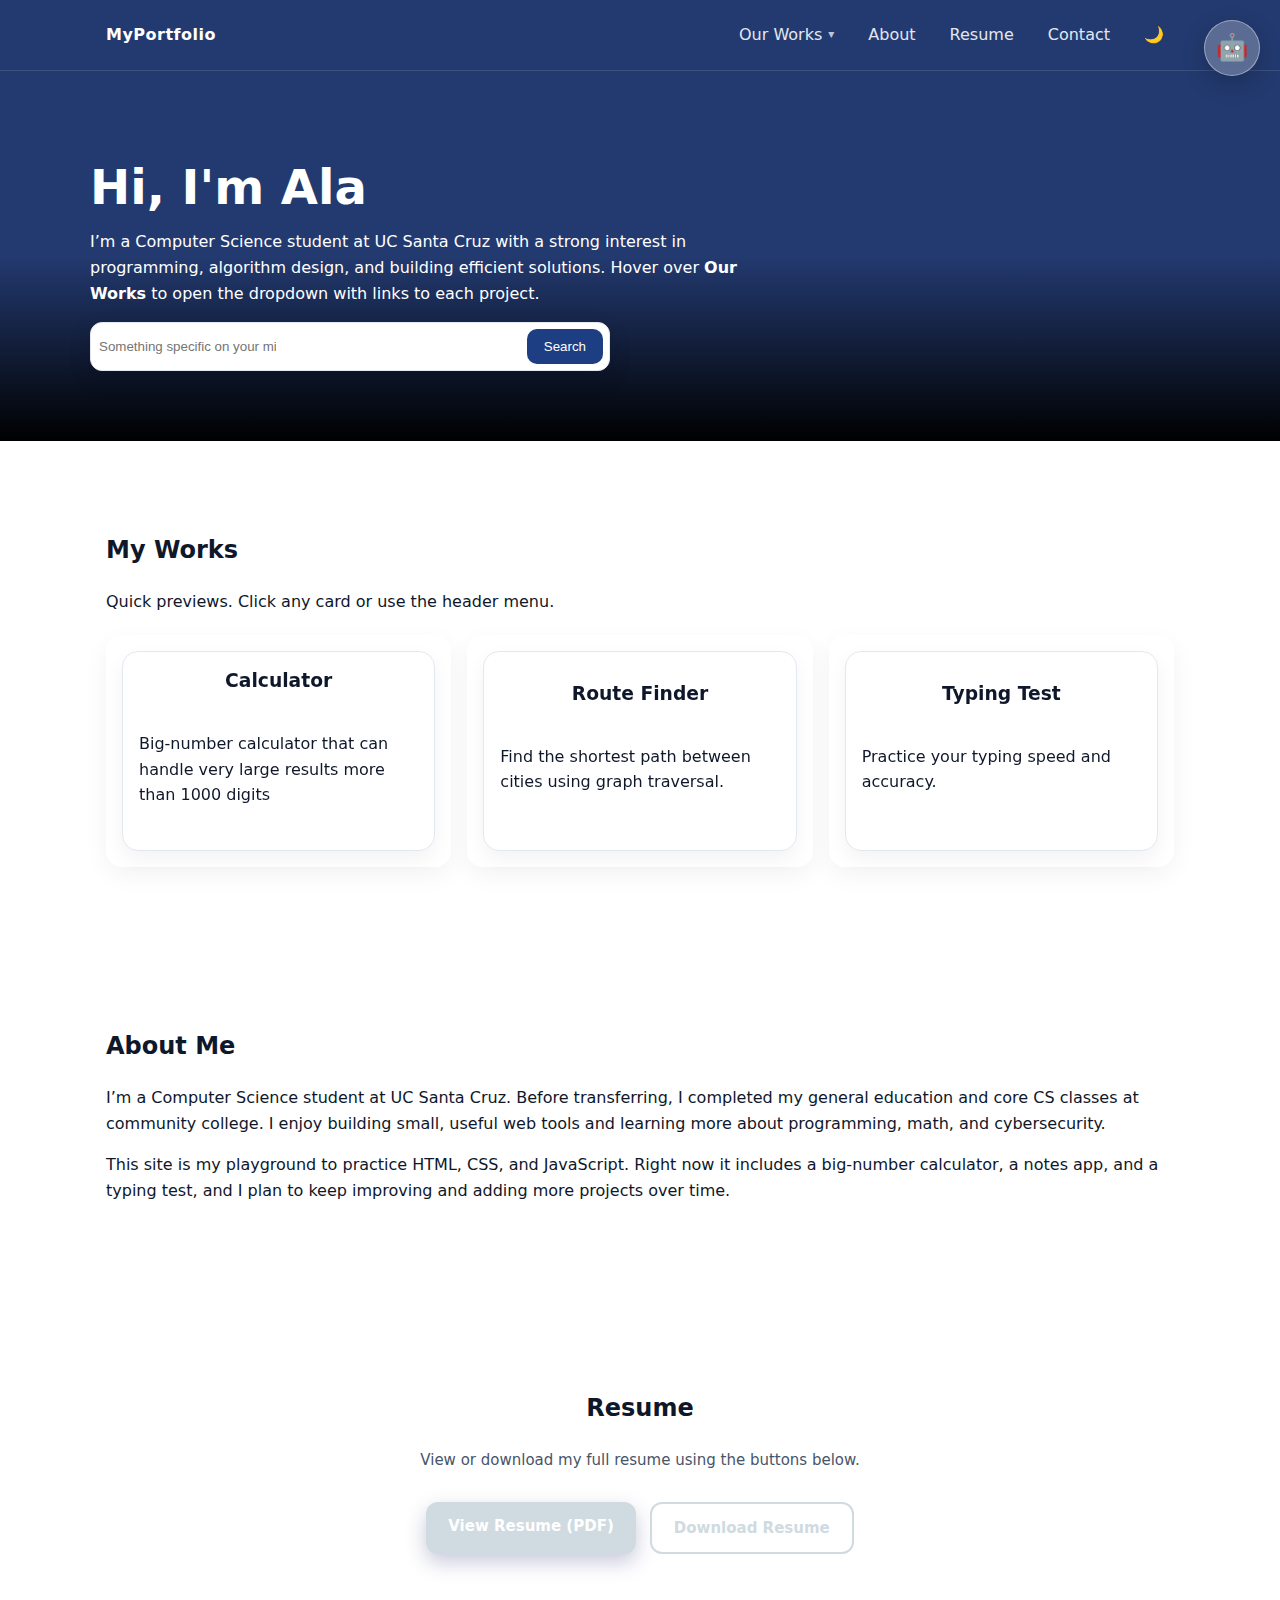
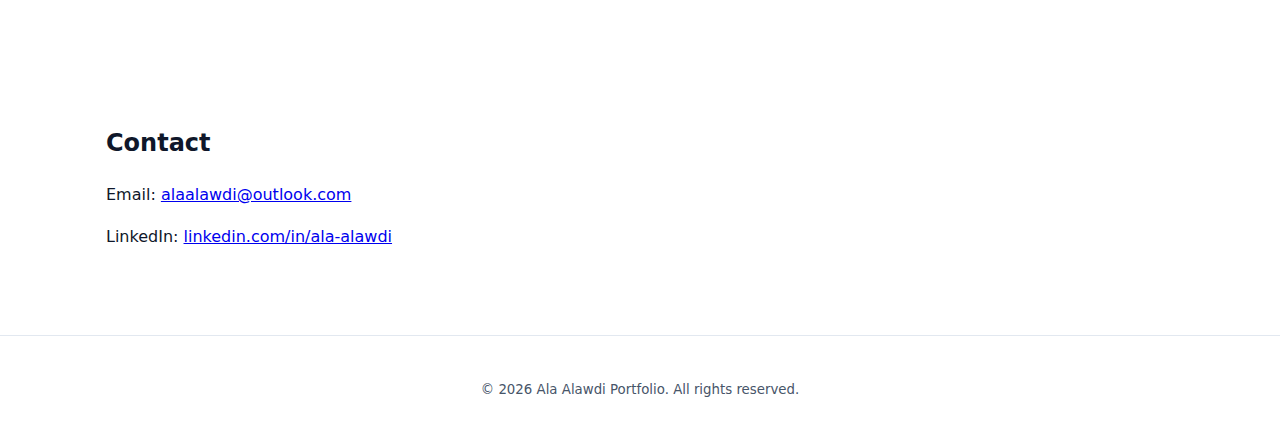
<file: index.html>
<!DOCTYPE html>
<html lang="en">
<head>
  <meta charset="UTF-8" />
  <meta name="viewport" content="width=device-width, initial-scale=1" />
  <title>Home — Simple Starter</title>
  <link rel="stylesheet" href="styles.css" />

</head>
<body>

<div class="night-sky">
  <span class="shooting-star"></span>
  <span class="shooting-star"></span>
  <span class="shooting-star"></span>
  <span class="shooting-star"></span>
  <span class="shooting-star"></span>
  <span class="shooting-star"></span>
  <span class="shooting-star"></span>

</div>

  <!-- —— Header —— -->
  <header>
    <div class="wrap">
      <div class="brand">MyPortfolio</div>
      <nav>
        <div class="dropdown" id="worksDropdown">
          <a href="our-works.html" aria-haspopup="true" aria-expanded="false">
            Our Works <span class="caret">▾</span>
          </a>
          <div class="dropdown-menu" role="menu" aria-label="Our Works">
            <a href="calc.html" role="menuitem">Calculator</a>
            <a href="route.html" role="menuitem">Route Finder</a>
            <a href="typing-test.html" role="menuitem">Typing Test</a>
          </div>
        </div>

        <a href="#about">About</a>
        <a href="#resume">Resume</a>
        <a href="#contact">Contact</a>

        <button id="themeToggle" class="theme-btn" aria-pressed="false" title="Toggle dark mode">🌙</button>
      </nav>
    </div>
  </header>

  <!-- —— Hero —— -->
  <section class="hero" id="top">
    <div class="inner">
      <h1>Hi, I'm Ala</h1>
      <p>
        I’m a Computer Science student at UC Santa Cruz with a strong interest in programming, algorithm design, and building efficient solutions.
        Hover over <strong>Our Works</strong> to open the dropdown with links to each project.
      </p>
      <form id="siteSearch" class="search" action="#our_works">
        <input type="text" class="se" placeholder="Something specific on your mind" aria-label="Search" />
        <button type="submit" aria-label="Submit search">Search</button>
      </form>
    </div>
  </section>

  <!-- —— Our Works preview —— -->
  <section id="our-works">
    <div class="section-inner">
      <h2>My Works</h2>
      <p>Quick previews. Click any card or use the header menu.</p>

      <div class="cards">

        <!-- Calculator -->
        <div class="card flip-card no-border-hover" id="calcCard">
          <div class="card-border" aria-hidden="true">
            <svg viewBox="0 0 100 100" preserveAspectRatio="none">
              <rect class="path" x="2" y="2" width="96" height="96" rx="14" ry="14" />
            </svg>
          </div>
          <div class="card-inner">
            <div class="card-front">
              <h3>Calculator</h3>
              <p>Big-number calculator that can handle very large results more than 1000 digits</p>
              <span class="hover-text">Click for more info</span>
            </div>
            <div class="card-back">
              <p>
                This calculator uses a custom BigNumber class to work with huge integers,
                including addition, multiplication, powers, and factorials.
              </p>
              <a href="calc.html" class="card-link">Go to Calculator</a>
            </div>
          </div>
        </div>

        <!-- Route Finder -->
        <div class="card flip-card" id="routeCard">
          <div class="card-inner">
            <div class="card-front">
              <h3>Route Finder</h3>
              <p>Find the shortest path between cities using graph traversal.</p>
              <span class="hover-text">Click for more info</span>
            </div>
        
            <div class="card-back">
              <p>
                Enter a departure city and a destination, and see the shortest route
                computed using a breadth-first search algorithm. 
              </p>
              <a href="route.html" class="card-link">Open Route Finder</a>
            </div>
          </div>
        
          <div class="card-border" aria-hidden="true">
            <svg viewBox="0 0 100 100" preserveAspectRatio="none">
              <rect class="path" x="2" y="2" width="96" height="96" rx="14" ry="14" />
            </svg>
          </div>
        </div>


        <!-- Notes -->
        <!-- <div class="card flip-card" id="notesCard">
          <div class="card-inner">
            <div class="card-front">
              <h3>Notes</h3>
              <p>Local notes in your browser. No account, no backend.</p>
              <span class="hover-text">Click for more info</span>
            </div>
            <div class="card-back">
              <p>
                Take quick notes directly in your browser. Everything is saved locally,
                so your notes stay on your device with no signup needed.
              </p>
              <a href="notes.html" class="card-link">Go to Notes</a>
            </div>
          </div>
          <div class="card-border" aria-hidden="true">
            <svg viewBox="0 0 100 100" preserveAspectRatio="none">
              <rect class="path" x="2" y="2" width="96" height="96" rx="14" ry="14" />
            </svg>
          </div>
        </div> -->

        <!-- Typing Test -->
        <div class="card flip-card" id="dictCard">
          <div class="card-inner">
            <div class="card-front">
              <h3>Typing Test</h3>
              <p>Practice your typing speed and accuracy.</p>
              <span class="hover-text">Click for more info</span>
            </div>
            <div class="card-back">
              <p>
                A simple typing test page where you can measure your speed,
                accuracy, and track your improvement over time.
              </p>
              <a href="typing-test.html" class="card-link">Go to Typing Test</a>
            </div>
          </div>
          <div class="card-border" aria-hidden="true">
            <svg viewBox="0 0 100 100" preserveAspectRatio="none">
              <rect class="path" x="2" y="2" width="96" height="96" rx="14" ry="14" />
            </svg>
          </div>
        </div>

      </div>
    </div>
  </section>

  <!-- —— About Me —— -->
  <section id="about">
    <div class="section-inner">
      <h2>About Me</h2>
      <p>
        I’m a Computer Science student at UC Santa Cruz. Before transferring,
        I completed my general education and core CS classes at community college.
        I enjoy building small, useful web tools and learning more about
        programming, math, and cybersecurity.
      </p>
      <p>
        This site is my playground to practice HTML, CSS, and JavaScript.
        Right now it includes a big-number calculator, a notes app, and a typing test,
        and I plan to keep improving and adding more projects over time.
      </p>
    </div>
  </section>



<section id="resume">
  <div class="section-inner resume-wrap">
    <h2>Resume</h2>
    <p class="resume-desc">
      View or download my full resume using the buttons below.
    </p>

    <div class="resume-buttons">
      <a href="Resume1.pdf" class="resume-btn" target="_blank" rel="noopener">
        View Resume (PDF)
      </a>

      <a href="Resume1.pdf" class="resume-btn outline" download>
        Download Resume
      </a>
    </div>
  </div>
</section>


  <!-- —— Contact —— -->
  <section id="contact">
    <div class="section-inner">
      <h2>Contact</h2>
      <p>
        Email:
        <a href="mailto:alaalawdi@outlook.com">alaalawdi@outlook.com</a>
      </p>
      <p>
        LinkedIn:
        <a href="https://www.linkedin.com/in/ala-alawdi/" target="_blank" rel="noopener">
          linkedin.com/in/ala-alawdi
        </a>
      
    </div>
  </section>

  <footer>
<small>© <span id="year"></span> Ala Alawdi Portfolio. All rights reserved.</small>
  </footer>

  <script src="main.js" defer></script>
   <link rel="stylesheet" href="assistant.css">
  <script src="assistant.js"></script>
</body>
</html>
</file>
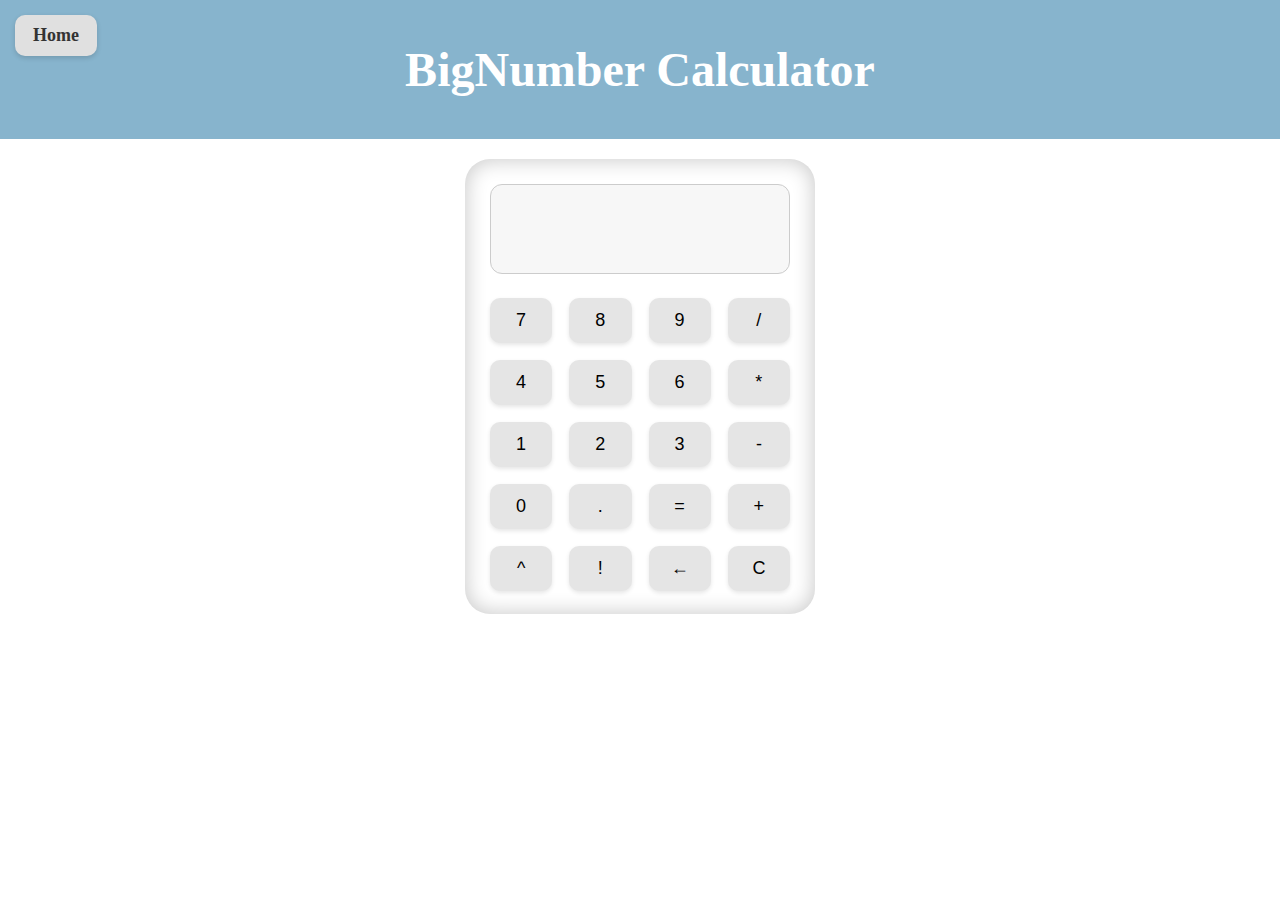
<file: calc.html>
<!DOCTYPE html>
<html lang="en">
<head>
    <meta charset="UTF-8">
    <meta name="viewport" content="width=device-width, initial-scale=1.0">
    <title>Calculator</title>
    <link rel="stylesheet" href="calc.css">
</head>
<body>
    <header>
        <div class="header-content">
            <h1>BigNumber Calculator</h1>
        </div> 
    </header>
    <a href="index.html" class="home-btn">Home</a>


    <div class="wrapper">
        <div class="calculator">

            <!-- Screen -->
            <textarea id="screen" class="screen" readonly></textarea>

            <!-- Buttons -->
            <div class="buttons">
                <button>7</button>
                <button>8</button>
                <button>9</button>
                <button>/</button>
                
                <button>4</button>
                <button>5</button>
                <button>6</button>
                <button>*</button>
                
                <button>1</button>
                <button>2</button>
                <button>3</button>
                <button>-</button>
                
                <button>0</button>
                <button>.</button>
                <button>=</button>
                <button>+</button>

                <button>^</button>
                <button>!</button>
                <button>←</button>
                <button>C</button>
            </div>
        </div>
    </div> 
    
    <script src="BigNumber.js"></script>
    <script src="calc.js"></script>
</body>
</html>
</file>
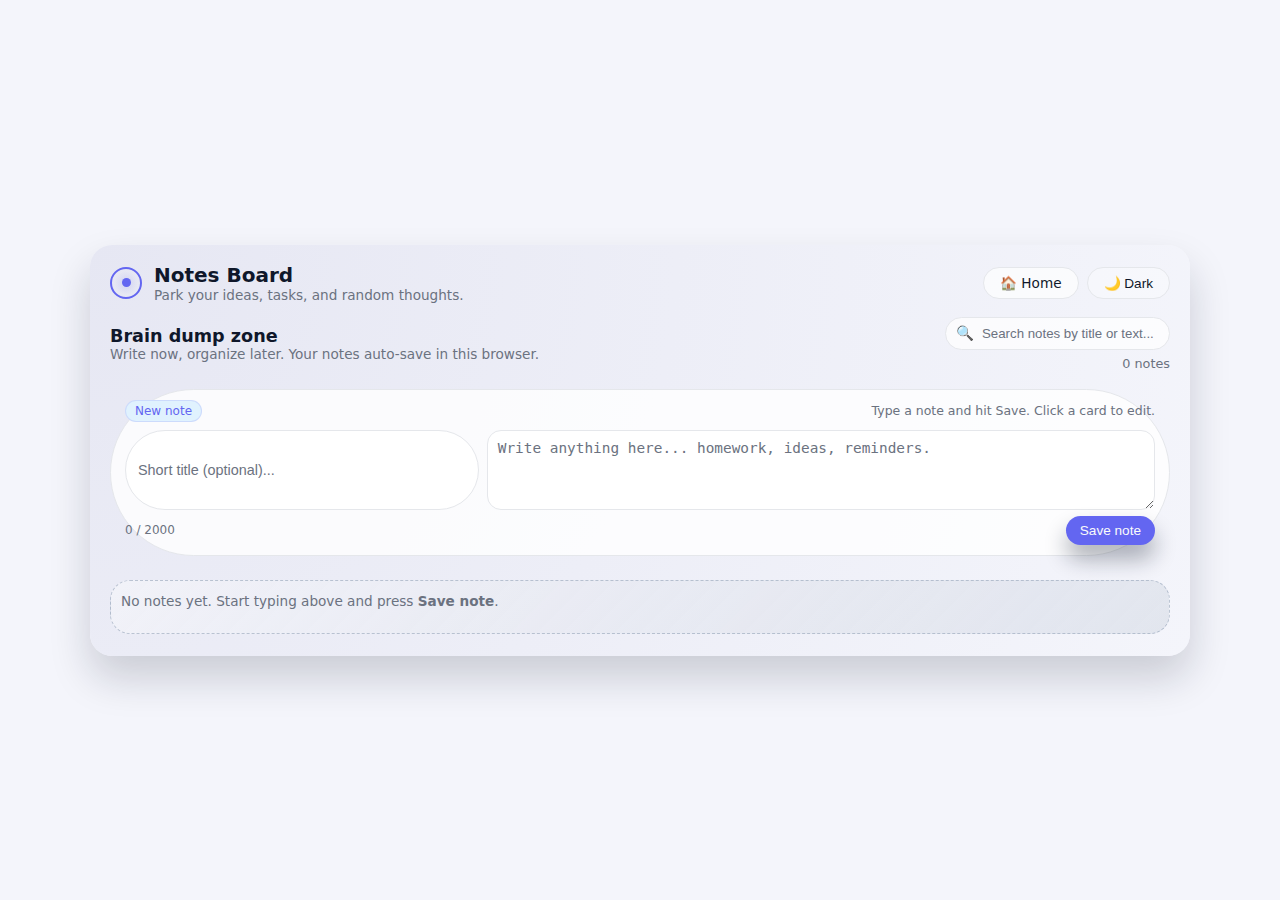
<file: notes.html>
<!DOCTYPE html>
<html lang="en">
<head>
  <meta charset="UTF-8" />
  <title>Notes Board</title>
  <meta name="viewport" content="width=device-width, initial-scale=1.0" />
  <link rel="stylesheet" href="notes.css" />
  <script src="notes.js" defer></script>
</head>
<body>
  <div class="shell">
    <!-- Top bar -->
    <header class="top-bar">
      <div class="brand">
        <div class="brand-orbit">
          <span class="brand-dot"></span>
        </div>
        <div>
          <h1 class="brand-title">Notes Board</h1>
          <p class="brand-subtitle">Park your ideas, tasks, and random thoughts.</p>
        </div>
      </div>

      <div class="top-actions">
        <!-- Home link back to main page (index.html) -->
        <a href="index.html" class="nav-btn">🏠 Home</a>

        <!-- Theme toggle -->
        <button id="theme-toggle" class="nav-btn secondary" type="button">
          🌙 Dark
        </button>
      </div>
    </header>

    <!-- Hero + search -->
    <section class="hero-row">
      <div class="hero-text">
        <h2>Brain dump zone</h2>
        <p>
          Write now, organize later. Your notes auto-save in this browser.
        </p>
      </div>

      <div class="hero-search">
        <label class="search-pill">
          <span class="search-icon">🔍</span>
          <input
            id="search-input"
            type="text"
            placeholder="Search notes by title or text..."
          />
        </label>
        <p class="notes-counter" id="notes-count">0 notes</p>
      </div>
    </section>

    <!-- Floating composer -->
    <section class="composer">
      <div class="composer-header">
        <span class="chip" id="composer-mode-label">New note</span>
        <span class="composer-hint" id="composer-hint">
          Type a note and hit Save. Click a card to edit.
        </span>
      </div>

      <form id="note-form" autocomplete="off">
        <div class="composer-fields">
          <input
            id="note-title"
            class="composer-title"
            type="text"
            placeholder="Short title (optional)..."
            maxlength="100"
          />

          <textarea
            id="note-body"
            class="composer-body"
            placeholder="Write anything here... homework, ideas, reminders."
            maxlength="2000"
          ></textarea>
        </div>

        <div class="composer-footer">
          <div class="char-indicator" id="char-counter">0 / 2000</div>

          <div class="composer-buttons">
            <button type="submit" class="btn primary" id="save-btn">
              Save note
            </button>
            <button
              type="button"
              class="btn ghost hidden"
              id="cancel-edit-btn"
            >
              Cancel edit
            </button>
          </div>
        </div>
      </form>
    </section>

    <!-- Board of notes -->
    <main class="board">
      <p class="empty-message" id="empty-state">
        No notes yet. Start typing above and press <strong>Save note</strong>.
      </p>

      <ul class="note-grid" id="notes-list">
        <!-- Note cards injected by JS -->
      </ul>
    </main>
  </div>
</body>
</html>
</file>
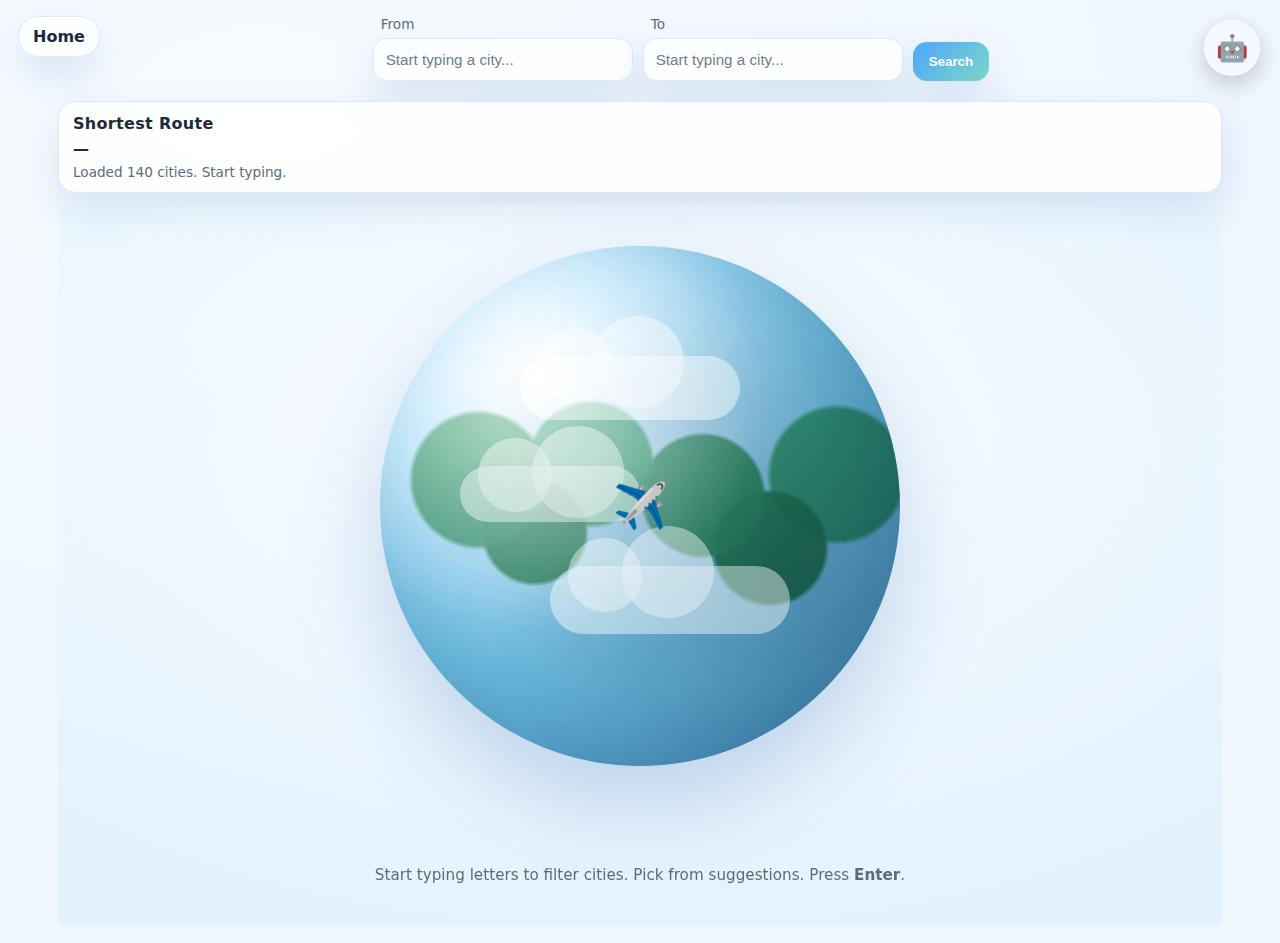
<file: route.html>
<!DOCTYPE html>
<html lang="en">
<head>
  <meta charset="UTF-8" />
  <title>Planet Route Finder</title>
  <meta name="viewport" content="width=device-width, initial-scale=1.0" />
  <link rel="stylesheet" href="route.css" />
  <script defer src="route.js"></script>
</head>

<body>
  <header class="topbar">
    <a href="index.html" class="homeBtn">Home</a>

    <div class="centerControls">
      <div class="controls">
        <div class="field">
          <label for="fromInput">From</label>
          <input id="fromInput" type="text" placeholder="Start typing a city..." autocomplete="off" />
          <div class="suggestions" id="fromSug"></div>
        </div>

        <div class="field">
          <label for="toInput">To</label>
          <input id="toInput" type="text" placeholder="Start typing a city..." autocomplete="off" />
          <div class="suggestions" id="toSug"></div>
        </div>

        <button class="enterBtn" id="enterBtn">Search</button>
      </div>
    </div>

    <div></div>
  </header>

  <main class="stage" id="stage">
    <div class="routeBanner">
      <div class="routeTitle">Shortest Route</div>
      <div class="routeText" id="routeText">—</div>
      <div class="routeSub" id="routeSub">Loading connections…</div>
    </div>

    <div class="sceneStack">
      <!-- PLANET -->
      <section class="planetScene" id="planetScene">
        <div class="planetWrap" id="planetWrap">
          <div class="planet">
            <div class="earthTexture"></div>
            <div class="earthShading"></div>

            <div class="cloud cloudA"></div>
            <div class="cloud cloudB"></div>
            <div class="cloud cloudC"></div>

            <div class="plane">✈️</div>
          </div>
        </div>

        <div class="hint">
          Start typing letters to filter cities. Pick from suggestions. Press <b>Enter</b>.
        </div>
      </section>

      <!-- MAP -->
      <section class="mapScene" id="mapScene">
        <div class="floatingMap">
          <div class="mapTop">
            <svg class="worldSvg" viewBox="0 0 1200 520" xmlns="http://www.w3.org/2000/svg"
                 xmlns:xlink="http://www.w3.org/1999/xlink">

              <defs>
                <linearGradient id="oceanGrad" x1="0" y1="0" x2="1" y2="1">
                  <stop offset="0" stop-color="rgba(120,210,255,0.26)"/>
                  <stop offset="0.6" stop-color="rgba(122,215,197,0.22)"/>
                  <stop offset="1" stop-color="rgba(78,168,255,0.18)"/>
                </linearGradient>
              </defs>

              <!-- background -->
              <rect x="0" y="0" width="1200" height="520" rx="32" ry="32" fill="url(#oceanGrad)"/>

              <!-- dashed route (ONLY between 2 cities) -->
              <path id="routeLineDynamic"
                    d=""
                    fill="none"
                    stroke="rgba(255,255,255,0.95)"
                    stroke-width="6"
                    stroke-linecap="round"
                    stroke-dasharray="12 14"
                    opacity="0" />

              <!-- plane on dashed line -->
              <g id="planeOnPath">
                <text x="0" y="0" font-size="44">✈️</text>
                <animateMotion dur="120s" repeatCount="indefinite" rotate="auto">
                  <mpath xlink:href="#routeLineDynamic"></mpath>
                </animateMotion>
              </g>
            </svg>

            <!-- City A -->
            <div class="city cityFrom" id="cityFrom">
              <div class="cityLabel" id="pinFromLabel">From</div>
              <div class="cityBase"></div>
              <div class="buildings">
                <div class="tree t1"></div>
                <div class="tree t2"></div>
                <div class="b b1"></div>
                <div class="b b2"></div>
                <div class="tower"></div>
                <div class="b b3"></div>
                <div class="b b4"></div>
              </div>
            </div>

            <!-- City B -->
            <div class="city cityTo" id="cityTo">
              <div class="cityLabel" id="pinToLabel">To</div>
              <div class="cityBase"></div>
              <div class="buildings">
                <div class="tree t1"></div>
                <div class="tree t2"></div>
                <div class="b b1"></div>
                <div class="b b2"></div>
                <div class="tower"></div>
                <div class="b b3"></div>
                <div class="b b4"></div>
              </div>
            </div>

          </div>

          <div class="mapShadow"></div>
        </div>
      </section>
    </div>
  </main>
  <link rel="stylesheet" href="assistant.css">
  <script src="assistant.js"></script>
</body>
</html>
</file>
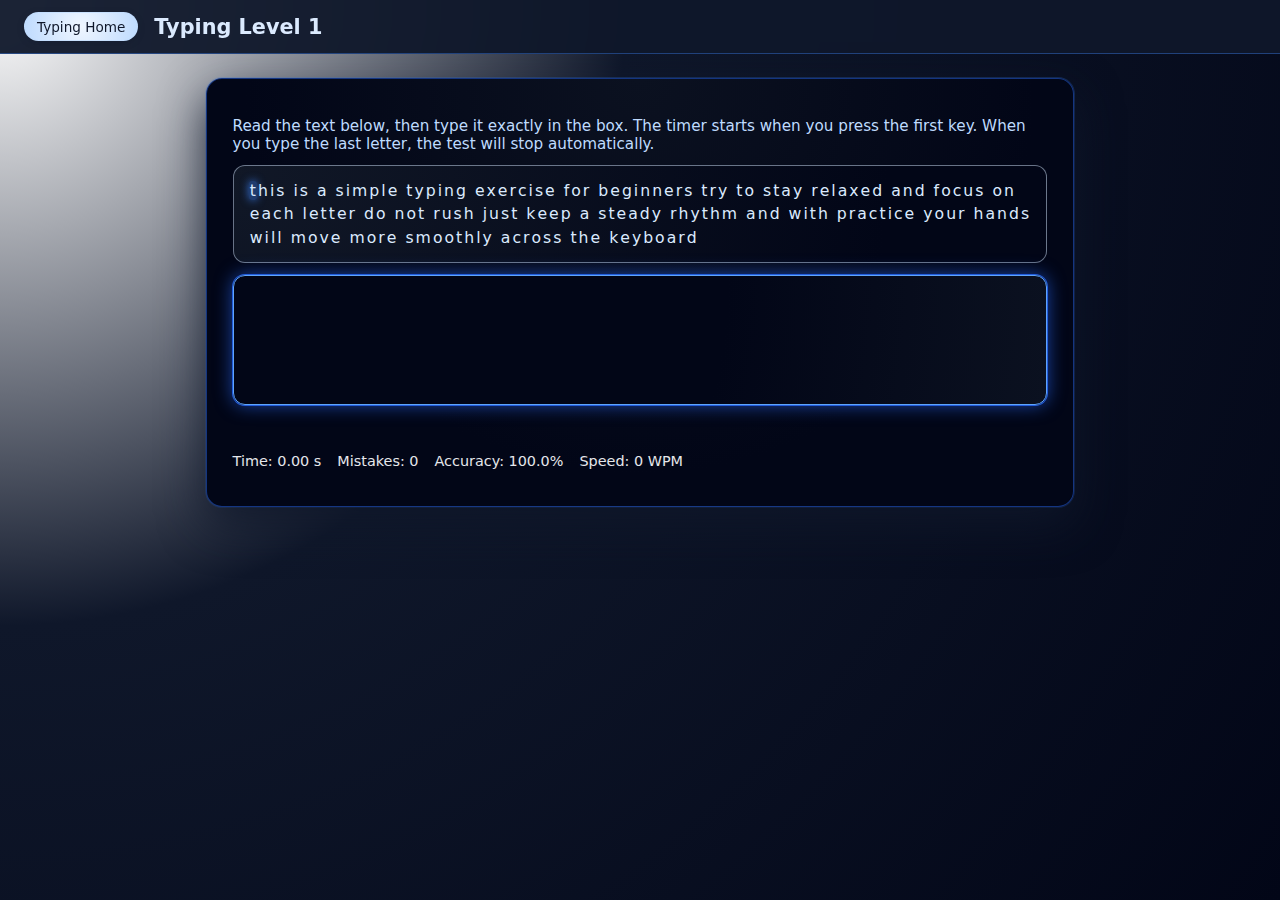
<file: typing-level.html>
<!DOCTYPE html>
<html lang="en">
<head>
  <meta charset="UTF-8">
  <title>Typing Level</title>
  <link rel="stylesheet" href="typing-test.css">
</head>
<body>
  <header class="top-bar">
    <a href="typing-test.html" class="home-btn">Typing Home</a>
    <h1 id="level-title">Typing Level</h1>
  </header>

  <main class="container level-layout">
    <section class="test-panel">
      <p class="instruction">
        Read the text below, then type it exactly in the box.
        The timer starts when you press the first key. When you type the last
        letter, the test will stop automatically.
      </p>

            <div class="target-box" id="target-text"></div>

      <!-- Custom typing box (we control every letter) -->
      <div
        id="typing-input"
        class="typing-box"
        contenteditable="true"
        spellcheck="false"
      ></div>

      <p id="feedback-message" class="feedback-message">&nbsp;</p>

      <div class="level-stats-inline">
        <p>Time: <span id="time-seconds">0.00</span> s</p>
        <p>Mistakes: <span id="mistakes-count">0</span></p>
        <p>Accuracy: <span id="accuracy">0%</span></p>
        <p>Speed: <span id="wpm">0</span> WPM</p>
      </div>

    </section>
  </main>

  <!-- Result overlay -->
  <div id="result-overlay" class="overlay hidden">
    <div class="result-modal">
      <h2 id="result-title">Level Finished!</h2>
      <p id="result-details"></p>

      <div class="modal-buttons">
        <a href="typing-test.html" class="btn-link">Typing Home</a>
        <button id="next-level-btn" class="btn-link">Next Level</button>
      </div>
    </div>
  </div>

  <script src="typing-level.js"></script>
</body>
</html>
</file>
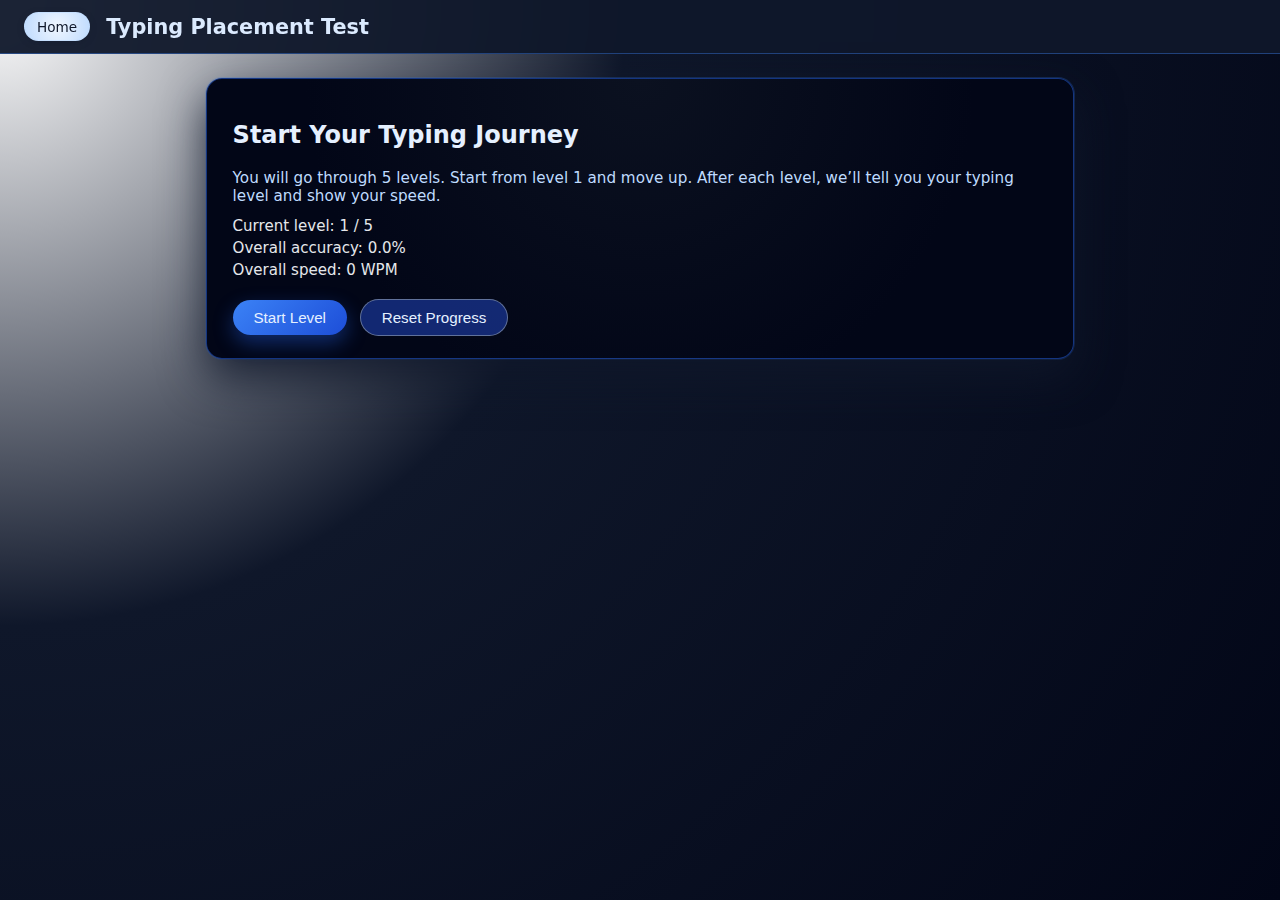
<file: typing-test.html>
<!DOCTYPE html>
<html lang="en">
<head>
  <meta charset="UTF-8">
  <title>Typing Placement Test</title>
  <link rel="stylesheet" href="typing-test.css">
</head>
<body>
  <header class="top-bar">
    <a href="index.html" class="home-btn">Home</a>
    <h1>Typing Placement Test</h1>
  </header>

  <main class="container home-layout">
    <section class="test-panel">
      <h2>Start Your Typing Journey</h2>
      <p class="instruction">
        You will go through 5 levels. Start from level 1 and move up.
        After each level, we’ll tell you your typing level and show your speed.
      </p>

      <div class="home-info-row">
        <p>Current level: <span id="current-level">1</span> / 5</p>
        <p>Overall accuracy: <span id="overall-accuracy-home">0%</span></p>
        <p>Overall speed: <span id="overall-wpm-home">0</span> WPM</p>
      </div>

      <button id="start-level-btn" class="primary-btn">
        Start Level
      </button>

      <button id="reset-progress-btn" class="secondary-btn">
        Reset Progress
      </button>
    </section>
  </main>

  <script src="typing-test.js"></script>
</body>
</html>
</file>
<file: styles.css>
/* ---- Easy theme variables --------------------------------------- */
:root {
  /* colors */
  --bg: #ffffff;
  --text: #0f172a;           /* slate-900 */
  --muted: #475569;          /* slate-600 */
  --border: #e2e8f0;         /* slate-200 */
  --brand: #233a70;          /* header background */
  --panel: #000000;          /* dropdown panel */
  --accent: #d0dae1;         /* CTA button */

  /* sizing */
  --wrap: 1100px;
  --radius: 14px;
  --pad: 16px;
}

/* ---- Reset & basics --------------------------------------------- */
* { box-sizing: border-box; }
html { 
  scroll-behavior: smooth;
}
body {
  margin: 0;
  font-family: system-ui, -apple-system, Segoe UI, Roboto, Arial, sans-serif;
  font-size: 16px;
  line-height: 1.6;
  color: var(--text);
  background: var(--bg);
}

/* ---- Layout helpers --------------------------------------------- */
.wrap {
  max-width: var(--wrap);
  margin: 0 auto;
  padding: 14px var(--pad);
  display: flex;
  align-items: center;
  justify-content: space-between;
}

.section-inner {
  max-width: var(--wrap);
  margin: 0 auto;
  padding: 0 var(--pad);
}

section {
  padding: 70px 0;
}


/* ---- Header ------------------------------------------------------ */
header {
  position: sticky; top: 0; z-index: 10;
  background: var(--brand); color: #fff;
  border-bottom: 1px solid rgba(255,255,255,0.12);
}
.brand { 
  font-weight: 700;
  letter-spacing: .5px;
 }
nav {
  display: flex;
  gap: 14px;
  align-items: center;
}

nav a {
  color: #e2e8f0;
  text-decoration: none;
  padding: 8px 10px;
  border-radius: 10px;
}

nav a:hover {
  background: rgba(0, 128, 255, 0.251);
  color: #fff;
}


/* ---- Dropdown (Our Works) --------------------------------------- */

.dropdown { 
  position: relative;
}
.dropdown > a { 
  display: inline-flex;
  align-items: center;
  gap: 6px;
}
.caret { 
  font-size: 12px;
  opacity: .8;
  transition: transform .2s ease;
}

/* menu */
.dropdown-menu {
  position: absolute; top: calc(100% + 8px); left: 0;
  min-width: 210px;
  background: rgb(39, 69, 103);
  border: 1px solid rgba(255,255,255,.12);
  border-radius: var(--radius); padding: 8px;
  box-shadow: 0 12px 30px rgba(0, 0, 0, 0.25);
  opacity: 0; transform: translateY(8px);
  pointer-events: none; transition: opacity .18s ease, transform .18s ease;
}
.dropdown:hover .dropdown-menu,
.dropdown.open .dropdown-menu { 
  opacity: 1;
  transform: translateY(0);
  pointer-events: auto;
}
.dropdown:hover .caret,
.dropdown.open .caret { 
  transform: rotate(180deg);
}

.dropdown-menu a { 
  display: block;
  padding: 10px 12px;
  border-radius: 10px;
  color: #e2e8f0; 
}
.dropdown-menu a:hover {
  background: rgb(90, 145, 165, 0.5);
  color: #fff; 
}
.hint { 
  font-size: 12px;
  color: #94a3b8;
  margin-left: 6px; 
}

/* ---- Hero -------------------------------------------------------- */

.hero {
  padding: 90px var(--pad) 70px;
  color: #fff;
  background: linear-gradient(
    180deg,
    var(--brand) 0%,
    var(--brand) 50%,
    var(--panel) 100%
  );
}

.hero .inner {
  max-width: var(--wrap);
  margin: 0 auto;
  display: grid;
  gap: 16px;
}

.hero h1 {
  margin: 0;
  font-size: clamp(28px, 4vw, 48px);
  line-height: 1.1;
}

.hero p {
  margin: 0;
  color: hsl(0, 0%, 100%);
  max-width: 65ch;
}

.hero .cta {
  margin-top: 16px;
  display: inline-block;
  background: rgb(255, 255, 255);
  color: rgb(59, 108, 151);
  padding: 12px 16px;
  border-radius: 12px;
  text-decoration: none;
  font-weight: 600;
}

.hero .cta:hover {
  filter: brightness(1.05);
}
/* ---- Search (hero) ---------------------------------------------- */
.search {
  justify-content: space-between;
  display: flex;                
  align-items: center;         
  gap: 8px;                    
  background: #ffffff;       
  padding: 6px;                
  border: 1px solid var(--border); 
  border-radius: 12px;         
  max-width: 520px;           
}
.search input{
  border: none;
}
.hero .search {
  box-shadow: 0 8px 22px rgba(2, 6, 23, 0.15); /* soft shadow only inside the hero */
}

.search input[type="search"] {
  flex: 1;                     /* takes all the remaining space */
  border: 0;                   /* no border */
  outline: none;               /* remove focus outline */
  padding: 10px 12px;          /* inner space inside input */
  background: transparent;     /* no background (inherits from parent) */
  color: var(--text);          /* text color from your main variable */
}

.search button {
  margin: 0px 0px 0px 0;
  border: 0;
  padding: 10px 17px;
  border-radius: 10px;
  background: #1e3e83;
  color: #ffffff;
  font-weight: normal;
}

.search button:hover {
  filter: brightness(1.05);    /* makes the button slightly lighter on hover */
}


/* ---- Cards & content -------------------------------------------- */
.cards {
  display: grid;
  grid-template-columns: repeat(auto-fit, minmax(240px, 1fr));
  gap: 16px;
  margin-top: 20px;
}

.card {
  border: none; /* remove outer border */
  border-radius: 16px;
  padding: var(--pad);
  transition: transform 0.15s ease, box-shadow 0.15s ease;
  box-shadow: 0 8px 24px rgba(2, 6, 23, 0.05); /* keep a soft shadow */
}


.card:hover {
  transform: translateY(-2px);
  box-shadow: 0 10px 24px rgba(2, 6, 23, 0.06);
}

/* ---- Flip card effect ------------------------------------------- */
.flip-card {
  perspective: 1000px; /* gives 3D depth */
  cursor: pointer;
  position: relative;
}

.card-inner {
  position: relative;
  width: 100%;
  height: 200px;
  transition: transform 0.6s;
  transform-style: preserve-3d;
}

.flip-card.flipped .card-inner {
  transform: rotateY(180deg);
}

.card-front,
.card-back {
  position: absolute;
  width: 100%;
  height: 100%;
  border-radius: 16px;
  backface-visibility: hidden;
  display: flex;
  flex-direction: column;
  justify-content: center;
  align-items: center;
  padding: var(--pad);
  background: #fff;
  border: 1px solid var(--border);
  box-shadow: 0 8px 20px rgba(0, 0, 0, 0.05);
}

.card-front {
  color: var(--text);
}

.card-front .hover-text {
  opacity: 0;
  font-size: 14px;
  color: var(--muted);
  margin-top: 8px;
  transition: opacity 0.2s ease;
}

.flip-card:hover .hover-text {
  opacity: 1;
}

.card-back {
  background: rgb(24, 27, 91);
  color: #fff;
  transform: rotateY(180deg);
  text-align: center;
}

.card-back .card-link {
  display: inline-block;
  margin-top: 12px;
  padding: 8px 12px;
  border-radius: 10px;
  background: var(--accent);
  color: var(--panel);
  font-weight: 600;
  text-decoration: none;
}

.card-back .card-link:hover {
  filter: brightness(1.05);
}

.flip-card {
  position: relative; 
}

.card-border {
  position: absolute;
  inset: 10px;              /* how far inside the animation sits */
  border-radius: 16px;      /* same as your card */
  pointer-events: none;     /* allows clicks to pass through */
}

.card-border svg {
  display: block;
  width: 100%;
  height: 100%;
}

.card-border .path {
  fill: none;
  stroke: var(--accent);     /* uses your green theme color */
  stroke-width: 2;
  stroke-linecap: round;
  stroke-dasharray: 60 340;  /* 60px visible line, 340px gap */
  stroke-dashoffset: 0;
  opacity: 0;                /* hidden until hover */
  transition: opacity 0.2s ease;
  stroke-dasharray: 60 324; 
}

.flip-card:hover .card-border .path {
  opacity: 1;
  animation: dash-run 2.5s linear infinite;
}


@keyframes dash-run {
  to {
      stroke-dashoffset: -384; 
      } 
}



/* ---- Footer ------------------------------------------------------ */
footer { 
  padding: 40px var(--pad);
  border-top: 1px solid var(--border);
  color: var(--muted);
  text-align: center;
}
/* ---- Theme toggle: dark mode variables --------------------------- */
body.dark {
 
  --bg: #0b1220;          
  --text: #e2e8f0;        
  --muted: #94a3b8;       
  --border: #1f2a44;      
  --brand: #0a0f1d;       
  --panel: #0b1327;      

}

/* Make surfaces use variables so they flip with theme */
.card,
.card-front,
.card-back {
  background: var(--bg);
  color: var(--text);
}

.search {
  background: var(--bg);
  border: 1px solid var(--border);
}
.search input [type="search"] {
  color: var(--text); 
  
}


body.dark .hero {
background: linear-gradient(180deg, #60709c 0%, #3d496c 50%, #0c101a 100%);
}


.theme-btn {
  border: none;
  background: transparent;
  color: #fff;
  border-radius: 999px;
  padding: 6px 10px;
  font-size: 16px;
  cursor: pointer;
}
.theme-btn:hover {
  background: rgba(255,255,255,0.08);
}
body.dark .se{
  background-color: black;
}
/* ---- Mobile tweaks ---------------------------------------------- */
@media (max-width: 720px) {
  nav { gap: 4px; }
  .dropdown-menu { min-width: 180px; }
  .hero { padding-top: 76px; }
}
.no-border-hover .card-border .path {
    opacity: 0 !important;
    animation: none !important;
}
.no-border-hover:hover .card-border .path {
    opacity: 0 !important;
    animation: none !important;
}
/* Disable hover animation in light mode */
body:not(.dark) .flip-card:hover .card-border .path {
  opacity: 0 !important;
  animation: none !important;
}
/* Enable hover animation only in dark mode */
body.dark .flip-card:hover .card-border .path {
  opacity: 1 !important;
  animation: dash-run 2.5s linear infinite !important;
}

/* ===== Resume Section Styling ===== */

#resume {
  padding: 80px 0;
}

.resume-wrap {
  text-align: center;
  max-width: 700px;
}

.resume-desc {
  color: var(--muted);
  font-size: 15px;
  margin: 10px 0 30px;
}

/* Resume Buttons Container */
.resume-buttons {
  display: flex;
  justify-content: center;
  gap: 14px;
  flex-wrap: wrap;
}

/* Base Button Style */
.resume-btn {
  padding: 12px 22px;
  border-radius: 12px;
  background: var(--accent);
  color: #fff;
  font-weight: 600;
  text-decoration: none;
  font-size: 15px;
  transition: background 0.2s ease, transform 0.15s ease;
  box-shadow: 0 8px 20px rgba(36, 42, 115, 0.25);
}

.resume-btn:hover {
  background: #1e2f68;
  transform: translateY(-2px);
}

/* Outline Button */
.resume-btn.outline {
  background: transparent;
  color: var(--accent);
  border: 2px solid var(--accent);
  box-shadow: none;
}

.resume-btn.outline:hover {
  background: var(--accent);
  color: #fff;
  transform: translateY(-2px);
}

/* Dark Mode Support */
body.dark .resume-btn.outline {
  color: var(--accent);
  border-color: var(--accent);
}

body.dark .resume-btn.outline:hover {
  background: var(--accent);
  color: #000;
}
</file>
<file: assistant.css>
/* ===== Bolt AI Assistant ===== */

#bolt-launcher {
  position: fixed;
  top: 20px;
  right: 20px;
  width: 56px;
  height: 56px;
  border-radius: 50%;
  backdrop-filter: blur(8px);
  background: rgba(255, 255, 255, 0.25);
  border: 1px solid rgba(255, 255, 255, 0.4);
  display: flex;
  align-items: center;
  justify-content: center;
  cursor: pointer;
  z-index: 9999;
  box-shadow: 0 8px 24px rgba(0,0,0,0.2);
}


.bolt-robot {
  font-size: 26px;
}


.bolt-tooltip {
  position: absolute;
  right: 70px;
  background: #0f172a;
  color: #fff;
  padding: 6px 10px;
  border-radius: 8px;
  font-size: 12px;
  white-space: nowrap;
  opacity: 0;
  pointer-events: none;
  transform: translateY(4px);
  transition: opacity 0.2s ease, transform 0.2s ease;
}


#bolt-launcher:hover .bolt-tooltip {
  opacity: 1;
  transform: translateY(0);
}

#bolt-bubble {
  position: fixed;
  top: 84px;
  right: 20px;
  max-width: 260px;
  background: #ffffff;
  color: #0f172a;
  padding: 12px 14px;
  border-radius: 12px;
  font-size: 14px;
  box-shadow: 0 10px 30px rgba(0,0,0,0.15);
  z-index: 9999;
  display: none;
}

#bolt-chat {
  position: fixed;
  right: 20px;
  top: 90px;
  width: 360px;
  height: 480px;
  background: #ffffff;
  border-radius: 16px;
  box-shadow: 0 20px 60px rgba(0,0,0,0.25);
  display: none;
  flex-direction: column;
  z-index: 10000;
  overflow: hidden;
}

/* Header */
#bolt-chat header {
  background: #0f172a;
  color: #fff;
  padding: 12px 14px;
  display: flex;
  justify-content: space-between;
  align-items: center;
}

#bolt-chat header span {
  font-weight: 600;
}

#bolt-close {
  cursor: pointer;
  font-size: 18px;
}

/* Messages */
#bolt-messages {
  flex: 1;
  padding: 12px;
  overflow-y: auto;
  font-size: 14px;
}

.bolt-msg {
  margin-bottom: 10px;
  line-height: 1.4;
}

.bolt-user {
  text-align: right;
  color: #2563eb;
}

.bolt-ai {
  text-align: left;
  color: #0f172a;
}

/* Input */
#bolt-input {
  display: flex;
  border-top: 1px solid #e5e7eb;
}

#bolt-input input {
  flex: 1;
  padding: 12px;
  border: none;
  outline: none;
  font-size: 14px;
}

#bolt-input button {
  padding: 0 16px;
  border: none;
  background: #0f172a;
  color: #fff;
  cursor: pointer;
}

/* Mobile fullscreen */
@media (max-width: 640px) {
  #bolt-chat {
    top: 0;
    right: 0;
    width: 100%;
    height: 100%;
    border-radius: 0;
  }
}
</file>
<file: calc.css>
header{
    background-color:  rgb(135 180 205);
    color: white;
    padding: 10px 0;
}
.header-content{
    text-align: center;
    font-size: 24px;
    font-weight: bold;
}
body {
    margin: 0;
    display: flex;
    flex-direction: column; 
    background-color: rgb(255, 255, 255);
}
.home-btn {
    position: absolute;
    top: 15px;
    left: 15px;

    background: #e0e0e0;
    padding: 10px 18px;
    border-radius: 10px;
    text-decoration: none;
    font-size: 18px;
    color: #333;
    font-weight: 600;
    box-shadow: 0 2px 5px rgba(0,0,0,0.15);
    transition: 0.15s ease;
}

.home-btn:hover {
    background: #d6d6d6;
    transform: translateY(-2px);
}

.home-btn:active {
    transform: translateY(1px);
    box-shadow: 0 1px 3px rgba(0,0,0,0.2);
}


.wrapper {
    margin-top: 20px;
    display: flex;
    justify-content: center;
    align-items: center;
    height: auto;
    width: auto;   
}

.calculator {
    
    justify-content: center;
    background: white;
    border-radius: 15px;
    box-shadow: inset 0px 0px 20px 2px rgba(0, 0, 0, 0.2);
    width: 300px;
    height: 400px;
    padding: 25px 25px 30px;
    border-radius: 25px;
}
.screen {
    width: 100%;
    height: 90px;            /* more height so we can show multiple lines */
    border-radius: 12px;
    border: 1px solid #ccc;
    padding: 10px 15px;
    font-size: 28px;         /* JS will still shrink this when needed */
    box-sizing: border-box;
    background: #f7f7f7;
    outline: none;
    resize: none;            
    white-space: pre-wrap;   /* keep spaces/newlines & allow wrapping */
    overflow-y: auto;        /* scroll up/down when full */
    overflow-x: hidden;      /* no horizontal scroll */
}
.buttons {
    display: grid;
    grid-template-columns: repeat(4, 1fr);
    gap: 17px;
    margin-top: 20px;
}
.buttons button {
    border: none;
    padding: 12px 0;
    font-size: 18px;
    border-radius: 10px;
    background: #e5e5e5;
    cursor: pointer;
    box-shadow: 0 2px 4px rgba(0,0,0,0.1);
    transition: transform 0.05s ease, box-shadow 0.1s ease, background 0.1s ease;
}
.buttons button:active {
    transform: translateY(1px);
    box-shadow: 0 1px 2px rgba(0,0,0,0.2);
}
</file>
<file: route.css>
/* Base */
*{margin:0;padding:0;box-sizing:border-box}
body{
  font-family:system-ui,-apple-system,Segoe UI,sans-serif;
  min-height:100vh;
  color:#1e2a3a;
  background:radial-gradient(1200px 700px at 20% 10%,#f7fbff,#eef6ff);
  overflow-y:auto;
  overflow-x:hidden;
}

/* Header */
.topbar{
  display:grid;
  grid-template-columns:auto 1fr auto;
  align-items:start;
  padding:16px 18px 10px;
  gap:12px;
}
.homeBtn{
  text-decoration:none;
  font-weight:900;
  color:#1e2a3a;
  background:rgba(255,255,255,.78);
  border:1px solid #d9e8ff;
  padding:10px 14px;
  border-radius:999px;
  box-shadow:0 18px 40px rgba(70,120,180,.18);
  width:fit-content;
}
.centerControls{display:flex;justify-content:center}
.controls{
  display:flex;
  align-items:flex-end;
  justify-content:center;
  gap:10px;
  flex-wrap:wrap;
}
.field{position:relative;width:260px}
label{display:block;margin:0 0 6px 8px;color:#5d6a7a;font-size:.85rem}
input{
  width:100%;
  padding:12px 12px;
  border-radius:14px;
  border:1px solid #d9e8ff;
  background:rgba(255,255,255,.78);
  outline:none;
  font-size:.95rem;
  box-shadow:0 18px 40px rgba(70,120,180,.18);
}
input::placeholder{color:rgba(93,106,122,.9)}
input:focus{
  border-color:rgba(78,168,255,.92);
  box-shadow:0 0 0 3px rgba(78,168,255,.18),0 18px 40px rgba(70,120,180,.18);
}
.enterBtn{
  border:none;
  cursor:pointer;
  padding:12px 16px;
  border-radius:14px;
  font-weight:900;
  color:#fff;
  background:linear-gradient(135deg,#4ea8ff,#7ad7c5);
  box-shadow:0 18px 40px rgba(70,120,180,.18);
}

/* Suggestions */
.suggestions{
  position:absolute;left:0;right:0;top:76px;
  display:none;max-height:220px;overflow-y:auto;
  border-radius:14px;border:1px solid #d9e8ff;
  background:rgba(255,255,255,.92);
  box-shadow:0 18px 40px rgba(70,120,180,.18);
  z-index:50;
}
.suggestions.show{display:block}
.suggestions button{
  width:100%;border:none;background:transparent;cursor:pointer;
  text-align:left;padding:10px 12px;color:#1e2a3a;font-size:.9rem;
}
.suggestions button:hover{background:rgba(78,168,255,.12)}

/* Stage + Banner */
.stage{
  max-width:1200px;margin:0 auto;
  padding:10px 18px 18px;
  min-height:calc(100vh - 86px);
  position:relative;
}
.routeBanner{
  border:1px solid #d9e8ff;
  background:rgba(255,255,255,.82);
  border-radius:18px;
  padding:12px 14px;
  box-shadow:0 18px 40px rgba(70,120,180,.18);
  display:flex;
  flex-direction:column;
  gap:6px;
}
.routeTitle{font-weight:900;letter-spacing:.02em}
.routeText{font-weight:900;word-break:break-word}
.routeSub{color:#5d6a7a;font-size:.85rem}

/* Scene Stack */
.sceneStack{
  position:relative;
  margin-top:12px;
  border-radius:22px;
  overflow:visible;
  min-height:720px;
  padding-bottom:90px;
}

/* Scenes */
.planetScene,.mapScene{
  position:absolute;inset:0;
  display:grid;place-items:center;
  background:radial-gradient(900px 500px at 50% 35%,rgba(255,255,255,.55),rgba(178,227,255,.18));
  transition:opacity .55s ease,transform .55s ease,filter .55s ease;
}
.planetScene{opacity:1;transform:scale(1)}
.mapScene{opacity:0;transform:scale(1.02);pointer-events:none}
.stage.mapped .planetScene{opacity:0;transform:scale(.98);filter:blur(8px);pointer-events:none}
.stage.mapped .mapScene{opacity:1;transform:scale(1);pointer-events:auto}

/* Planet */
.planetWrap{width:520px;height:520px;position:relative;transform-origin:center}
.stage.morphing .planetWrap{animation:morph .95s cubic-bezier(.2,.9,.2,1) forwards}
@keyframes morph{
  0%{transform:translateY(0) scale(1) rotate(0)}
  45%{transform:translateY(10px) scale(1.06) rotate(18deg)}
  100%{transform:translateY(40px) scale(.64) rotate(90deg)}
}
.planet{
  position:absolute;inset:0;border-radius:50%;overflow:hidden;
  background:radial-gradient(circle at 30% 25%,rgba(255,255,255,.75),rgba(191,231,255,.85) 18%,rgba(84,173,214,.88) 55%,rgba(33,109,166,.92) 100%);
  box-shadow:0 40px 90px rgba(70,120,180,.28),inset -18px -18px 60px rgba(0,0,0,.08);
}
.earthTexture{
  position:absolute;inset:-2px;border-radius:50%;
  background-repeat:repeat-x;
  background:
    radial-gradient(circle at 18% 45%,rgba(77,170,110,.95) 0 12%,rgba(0,0,0,0) 13%),
    radial-gradient(circle at 28% 55%,rgba(62,153,95,.95) 0 10%,rgba(0,0,0,0) 11%),
    radial-gradient(circle at 38% 42%,rgba(85,186,122,.92) 0 13%,rgba(0,0,0,0) 14%),
    radial-gradient(circle at 58% 48%,rgba(77,170,110,.95) 0 14%,rgba(0,0,0,0) 15%),
    radial-gradient(circle at 70% 58%,rgba(62,153,95,.95) 0 11%,rgba(0,0,0,0) 12%),
    radial-gradient(circle at 82% 44%,rgba(85,186,122,.92) 0 12%,rgba(0,0,0,0) 13%);
  background-size:560px 100%;
  animation:earthScroll 10s linear infinite;
  mix-blend-mode:multiply;
  opacity:.95;
}
@keyframes earthScroll{
  0%{background-position-x:0}
  100%{background-position-x:-560px}
}
.earthShading{
  position:absolute;inset:0;border-radius:50%;
  background:
    radial-gradient(circle at 28% 28%,rgba(255,255,255,.60),rgba(255,255,255,0) 45%),
    radial-gradient(circle at 78% 60%,rgba(0,0,0,.18),rgba(0,0,0,0) 60%);
  pointer-events:none;
}
.cloud{
  position:absolute;border-radius:999px;
  background:rgba(255,255,255,.55);
  filter:blur(.4px);
  opacity:.78;
  box-shadow:0 18px 40px rgba(70,120,180,.10);
  animation:cloudDrift 6.5s ease-in-out infinite;
}
.cloud::before,.cloud::after{content:"";position:absolute;border-radius:999px;background:rgba(255,255,255,.55)}
.cloud::before{width:74px;height:74px;left:18px;top:-28px}
.cloud::after{width:92px;height:92px;left:72px;top:-40px}
.cloudA{width:220px;height:64px;top:110px;left:140px;animation-duration:7.8s}
.cloudB{width:180px;height:56px;top:220px;left:80px;animation-duration:8.6s}
.cloudC{width:240px;height:68px;top:320px;left:170px;animation-duration:9.2s}
@keyframes cloudDrift{
  0%{transform:translateX(-10px)}
  50%{transform:translateX(12px)}
  100%{transform:translateX(-10px)}
}
.plane{
  position:absolute;left:50%;top:50%;
  transform:translate(-50%,-50%);
  font-size:44px;
  filter:drop-shadow(0 14px 22px rgba(70,120,180,.25));
  animation:planeIdle 2.2s ease-in-out infinite;
}
@keyframes planeIdle{
  0%{transform:translate(-50%,-50%) translateY(0) rotate(-6deg)}
  50%{transform:translate(-50%,-50%) translateY(-8px) rotate(6deg)}
  100%{transform:translate(-50%,-50%) translateY(0) rotate(-6deg)}
}
.hint{margin-top:18px;text-align:center;color:#5d6a7a;font-size:.95rem;padding:0 16px}

/* Map container */
.floatingMap{
  width:min(980px,92%);
  height:460px;
  position:relative;
  transform-style:preserve-3d;
  transform:perspective(1100px) rotateX(52deg);
  animation:floatMap 3.3s ease-in-out infinite;
}
@keyframes floatMap{
  0%{transform:perspective(1100px) rotateX(52deg) translateY(0)}
  50%{transform:perspective(1100px) rotateX(52deg) translateY(-10px)}
  100%{transform:perspective(1100px) rotateX(52deg) translateY(0)}
}
.mapTop{
  position:absolute;inset:0;
  border-radius:30px;
  border:1px solid rgba(217,232,255,.95);
  background:rgba(255,255,255,.80);
  box-shadow:0 34px 80px rgba(70,120,180,.22);
  overflow:hidden;
}
.worldSvg{
  position:absolute;
  inset:18px;
  width:calc(100% - 36px);
  height:calc(100% - 36px);
  border-radius:24px;
}
.mapShadow{
  position:absolute;left:40px;right:40px;bottom:-60px;
  height:140px;border-radius:999px;
  background:radial-gradient(closest-side,rgba(70,120,180,.24),rgba(70,120,180,0));
  transform:translateZ(-1px);
  filter:blur(2px);
}

/* Route + plane */
@keyframes dashMove{
  0%{stroke-dashoffset:0}
  100%{stroke-dashoffset:-44}
}
.stage.mapped #routeLineDynamic{
  opacity:1 !important;
  animation:dashMove 1.2s linear infinite;
}
#planeOnPath{opacity:0}
.stage.mapped #planeOnPath{
  opacity:1;
  animation:planeTakeoffPop .8s cubic-bezier(.2,.9,.2,1) forwards;
}
@keyframes planeTakeoffPop{
  0%{opacity:0;transform:scale(.72);filter:blur(1px)}
  55%{opacity:1;transform:scale(1.15);filter:blur(0)}
  100%{opacity:1;transform:scale(1);filter:blur(0)}
}
#planeOnPath text{filter:drop-shadow(0 10px 18px rgba(70,120,180,.22))}

/* Cities */
.city{
  position:absolute;
  width:150px;height:140px;
  opacity:0;
  transform:translateY(14px) scale(.92);
  transition:opacity .35s ease,transform .35s ease;
  pointer-events:none;
}
.stage.mapped .city{opacity:1;transform:translateY(0) scale(1)}
.cityFrom{left:74px;bottom:86px}
.cityTo{right:74px;top:86px}

.cityLabel{
  position:absolute;left:50%;top:-18px;
  transform:translateX(-50%);
  padding:7px 12px;
  border-radius:999px;
  background:rgba(255,255,255,.92);
  border:1px solid rgba(217,232,255,.95);
  box-shadow:0 18px 40px rgba(70,120,180,.18);
  color:#1e2a3a;
  font-weight:900;
  font-size:.9rem;
  white-space:nowrap;
}
.cityBase{
  position:absolute;left:50%;bottom:12px;
  width:112px;height:34px;
  transform:translateX(-50%) skewX(-16deg);
  border-radius:16px;
  background:linear-gradient(135deg,rgba(255,255,255,.62),rgba(190,230,255,.30));
  border:1px solid rgba(217,232,255,.95);
  box-shadow:0 24px 46px rgba(70,120,180,.18);
}
.buildings{
  position:absolute;left:50%;bottom:26px;
  width:118px;height:86px;
  transform:translateX(-50%);
}
.b{
  position:absolute;bottom:0;
  width:26px;height:26px;border-radius:8px;
  background:linear-gradient(180deg,rgba(255,255,255,.96),rgba(78,168,255,.20));
  border:1px solid rgba(217,232,255,.95);
  box-shadow:0 16px 28px rgba(70,120,180,.14);
}
.b::before{
  content:"";position:absolute;left:50%;top:-14px;transform:translateX(-50%);
  width:0;height:0;
  border-left:13px solid transparent;
  border-right:13px solid transparent;
  border-bottom:16px solid rgba(255,255,255,.92);
}
.b1{left:6px}
.b2{left:34px;bottom:6px;transform:scale(1.08)}
.b3{left:64px}
.b4{left:92px;bottom:8px;transform:scale(.98)}
.tower{
  position:absolute;left:48px;bottom:0;
  width:26px;height:78px;border-radius:14px;
  background:linear-gradient(180deg,rgba(255,255,255,.98),rgba(122,215,197,.26));
  border:1px solid rgba(217,232,255,.95);
  box-shadow:0 20px 34px rgba(70,120,180,.16);
}
.tower::after{
  content:"";position:absolute;left:50%;top:-18px;transform:translateX(-50%);
  width:3px;height:18px;border-radius:2px;background:rgba(255,255,255,.9);
}
.tree{
  position:absolute;bottom:0;
  width:18px;height:18px;border-radius:999px;
  background:rgba(122,215,197,.55);
  border:1px solid rgba(217,232,255,.75);
}
.tree::after{
  content:"";position:absolute;left:50%;bottom:-10px;transform:translateX(-50%);
  width:6px;height:10px;border-radius:3px;
  background:rgba(240,220,170,.55);
  border:1px solid rgba(217,232,255,.55);
}
.cityFrom .tree.t1{left:0;bottom:6px}
.cityFrom .tree.t2{left:108px;bottom:2px}
.cityTo .tree.t1{left:4px;bottom:3px}
.cityTo .tree.t2{left:112px;bottom:6px}

/* Responsive */
@media (max-width:900px){
  .field{width:240px}
  .planetWrap{width:470px;height:470px}
}
@media (max-width:520px){
  .controls{width:100%}
  .field{width:100%}
  .planetWrap{width:420px;height:420px}
}
</file>
<file: typing-test.css>
* {
  box-sizing: border-box;
}

html, body {
  height: 100%;
}

body {
  margin: 0;
  font-family: system-ui, -apple-system, BlinkMacSystemFont, "Segoe UI", sans-serif;
  /* cool blue gradient background */
  background: radial-gradient(circle at top left, #ffffff 0%, #0f172a 40%, #020617 100%);
  color: #e5f0ff;
  min-height: 100vh;
}

/* Top bar */
.top-bar {
  display: flex;
  align-items: center;
  gap: 1rem;
  padding: 0.75rem 1.5rem;
  background: rgba(15, 23, 42, 0.95);
  backdrop-filter: blur(10px);
  color: #dbeafe;
  border-bottom: 1px solid rgba(59, 130, 246, 0.4);
}

.top-bar h1 {
  font-size: 1.3rem;
  margin: 0;
}

.home-btn {
  text-decoration: none;
  padding: 0.35rem 0.75rem;
  border-radius: 999px;
  border: 1px solid rgba(191, 219, 254, 0.7);
  background: radial-gradient(circle, #eff6ff 0%, #bfdbfe 100%);
  color: #0f172a;
  font-size: 0.85rem;
  box-shadow: 0 2px 6px rgba(15, 23, 42, 0.35);
}

.home-btn:hover {
  background: #e0ecff;
}

/* Layout */
.container {
  max-width: 900px;
  margin: 1.5rem auto;
  padding: 0 1rem 1.5rem;
}

.home-layout {
  display: flex;
  justify-content: center;
}

.level-layout {
  display: block;
}

/* Panels */
.test-panel {
  background: radial-gradient(circle at top, #0b1120 0%, #020617 65%);
  border-radius: 1rem;
  padding: 1.4rem 1.6rem;
  box-shadow:
    0 18px 45px rgba(15, 23, 42, 0.85),
    0 0 0 1px rgba(59, 130, 246, 0.25);
  border: 1px solid rgba(37, 99, 235, 0.5);
}

.instruction {
  font-size: 0.95rem;
  color: #bfdbfe;
  margin-bottom: 0.75rem;
}

/* Home page info */
.home-info-row p {
  margin: 0.25rem 0;
  font-size: 0.94rem;
  color: #e5e7eb;
}

/* Buttons */
.primary-btn,
.secondary-btn,
.btn-link {
  border-radius: 999px;
  border: none;
  padding: 0.55rem 1.3rem;
  font-size: 0.95rem;
  cursor: pointer;
  transition: transform 0.05s ease, box-shadow 0.12s ease, background 0.12s ease;
}

.primary-btn {
  background: linear-gradient(135deg, #3b82f6, #1d4ed8);
  color: #e5f0ff;
  margin-top: 1rem;
  margin-right: 0.5rem;
  box-shadow: 0 8px 20px rgba(37, 99, 235, 0.4);
}

.primary-btn:hover {
  background: linear-gradient(135deg, #60a5fa, #2563eb);
  box-shadow: 0 12px 30px rgba(59, 130, 246, 0.55);
}

.secondary-btn {
  background: rgba(30, 64, 175, 0.6);
  color: #e5f0ff;
  margin-top: 1rem;
  border: 1px solid rgba(148, 163, 184, 0.6);
}

.secondary-btn:hover {
  background: rgba(30, 64, 175, 0.85);
}

.btn-link {
  background: linear-gradient(135deg, #3b82f6, #1e40af);
  color: #e5f0ff;
  text-decoration: none;
  display: inline-block;
  margin: 0.25rem;
  text-align: center;
  box-shadow: 0 8px 20px rgba(37, 99, 235, 0.4);
}

.btn-link:hover {
  background: linear-gradient(135deg, #60a5fa, #1d4ed8);
  box-shadow: 0 10px 26px rgba(59, 130, 246, 0.55);
}

.btn-link:disabled {
  background: #64748b;
  cursor: not-allowed;
  box-shadow: none;
}

/* Target text */
.target-box {
  background: radial-gradient(circle at top left, #111827 0%, #020617 80%);
  border-radius: 0.75rem;
  padding: 0.8rem 0.95rem;
  border: 1px solid rgba(148, 163, 184, 0.7);
  min-height: 80px;
  font-size: 0.98rem;
  line-height: 1.5;
  color: #dbeafe;
  margin-bottom: 0.75rem;
  white-space: pre-wrap;
}

/* Typing box */
.typing-box {
  width: 100%;
  min-height: 130px;
  padding: 0.75rem 0.9rem;
  font-size: 0.98rem;
  border-radius: 0.75rem;
  border: 1px solid rgba(59, 130, 246, 0.6);
  background: radial-gradient(circle at top left, #020617 0%, #020617 60%, #0b1120 100%);
  white-space: pre-wrap;
  word-wrap: break-word;
  outline: none;
  color: #e5f0ff;
  box-shadow: inset 0 0 0 1px rgba(15, 23, 42, 0.8);
}

.typing-box:focus {
  border-color: #60a5fa;
  box-shadow:
    0 0 0 1px rgba(37, 99, 235, 0.9),
    0 0 18px rgba(37, 99, 235, 0.7);
}

/* Target text highlighting */
.target-char {
  padding: 0 1px;
}

.target-char-done {
  color: #4ade80; /* green for done */
}

.target-char-current {
  background: rgba(59, 130, 246, 0.35);
  border-radius: 3px;
  box-shadow: 0 0 8px rgba(59, 130, 246, 0.8);
}

/* Typed text coloring */
.typed-char {
  padding: 0 1px;
}

.typed-correct {
  color: #e5f0ff;
}

.typed-wrong {
  color: #f87171;
}

/* Shake animation when wrong */
.typing-box.shake {
  animation: shake 0.2s;
}

@keyframes shake {
  0% { transform: translateX(0); }
  25% { transform: translateX(-3px); }
  50% { transform: translateX(3px); }
  75% { transform: translateX(-3px); }
  100% { transform: translateX(0); }
}

/* Feedback message */
.feedback-message {
  font-size: 0.85rem;
  color: #fca5a5;
  min-height: 1.2em;
  margin: 0.35rem 0 0;
}

/* Inline stats */
.level-stats-inline {
  display: flex;
  flex-wrap: wrap;
  gap: 1rem;
  margin-top: 0.75rem;
  font-size: 0.9rem;
  color: #e5e7eb;
}

/* Overlay / Modal */
.overlay {
  position: fixed;
  inset: 0;
  background: radial-gradient(circle at center, rgba(15, 23, 42, 0.1), rgba(15, 23, 42, 0.95));
  display: flex;
  align-items: center;
  justify-content: center;
  z-index: 50;
}

.hidden {
  display: none;
}

.result-modal {
  background: radial-gradient(circle at top, #0b1120 0%, #020617 80%);
  border-radius: 1rem;
  padding: 1.6rem 1.8rem;
  max-width: 440px;
  width: 90%;
  box-shadow:
    0 18px 40px rgba(15, 23, 42, 0.9),
    0 0 0 1px rgba(59, 130, 246, 0.6);
  border: 1px solid rgba(96, 165, 250, 0.7);
}

.result-modal h2 {
  margin-top: 0;
  margin-bottom: 0.6rem;
  color: #bfdbfe;
}

.result-modal p {
  font-size: 0.95rem;
  color: #e5e7eb;
}

.modal-buttons {
  display: flex;
  justify-content: flex-end;
  margin-top: 1.1rem;
}
</file>
<file: notes.css>
/* ========= Base reset ========= */
* {
  margin: 0;
  padding: 0;
  box-sizing: border-box;
}

html,
body {
  height: 100%;
}

body {
  font-family: system-ui, -apple-system, BlinkMacSystemFont, "Segoe UI", sans-serif;
  background: var(--bg);
  color: var(--text-main);
  display: flex;
  align-items: center;
  justify-content: center;
  padding: 16px;
}

/* ========= Theme variables ========= */

:root {
  /* Light mode */
  --bg: #f4f5fb;
  --bg-soft: #e6e7f3;
  --bg-card: #ffffff;
  --bg-chip: #e0f2fe;
  --text-main: #0f172a;
  --text-muted: #6b7280;
  --border-subtle: #e5e7eb;
  --accent: #6366f1;
  --accent-soft: rgba(99, 102, 241, 0.16);
  --danger: #ef4444;
  --shadow-soft: 0 22px 40px rgba(15, 23, 42, 0.18);
}

/* Dark mode overrides */
[data-theme="dark"] {
  --bg: #020617;
  --bg-soft: #020617;
  --bg-card: #020617;
  --bg-chip: #0f172a;
  --text-main: #e5e7eb;
  --text-muted: #9ca3af;
  --border-subtle: #1f2937;
  --accent: #38bdf8;
  --accent-soft: rgba(56, 189, 248, 0.2);
  --danger: #f97373;
  --shadow-soft: 0 26px 60px rgba(0, 0, 0, 0.85);
}

/* ========= Shell ========= */

.shell {
  width: 100%;
  max-width: 1100px;
  padding: 18px 20px 22px;
  border-radius: 22px;
  background: radial-gradient(circle at top left, var(--bg-soft), var(--bg));
  box-shadow: var(--shadow-soft);
  display: flex;
  flex-direction: column;
  gap: 14px;
}

/* ========= Top bar ========= */

.top-bar {
  display: flex;
  align-items: center;
  justify-content: space-between;
  gap: 16px;
}

.brand {
  display: flex;
  align-items: center;
  gap: 12px;
}

.brand-orbit {
  width: 32px;
  height: 32px;
  border-radius: 999px;
  border: 2px solid var(--accent);
  display: flex;
  align-items: center;
  justify-content: center;
  position: relative;
  background: radial-gradient(circle, var(--accent-soft), transparent 60%);
}

.brand-dot {
  width: 9px;
  height: 9px;
  border-radius: 999px;
  background: var(--accent);
}

.brand-title {
  font-size: 1.25rem;
  font-weight: 700;
}

.brand-subtitle {
  font-size: 0.85rem;
  color: var(--text-muted);
}

.top-actions {
  display: flex;
  align-items: center;
  gap: 8px;
}

.nav-btn {
  border-radius: 999px;
  padding: 7px 16px;
  font-size: 0.85rem;
  border: 1px solid var(--border-subtle);
  background: rgba(255, 255, 255, 0.65);
  color: var(--text-main);
  text-decoration: none;
  cursor: pointer;
  display: inline-flex;
  align-items: center;
  gap: 6px;
  transition: background 0.16s ease, transform 0.08s ease, box-shadow 0.1s ease, border 0.16s ease;
}

.nav-btn.secondary {
  background: rgba(255, 255, 255, 0.35);
}

[data-theme="dark"] .nav-btn,
[data-theme="dark"] .nav-btn.secondary {
  background: rgba(15, 23, 42, 0.9);
}

.nav-btn:hover {
  background: var(--accent-soft);
  border-color: var(--accent);
  transform: translateY(-1px);
  box-shadow: 0 10px 20px rgba(15, 23, 42, 0.3);
}

/* ========= Hero row ========= */

.hero-row {
  display: flex;
  align-items: center;
  justify-content: space-between;
  gap: 16px;
}

.hero-text h2 {
  font-size: 1.1rem;
  font-weight: 600;
}

.hero-text p {
  font-size: 0.85rem;
  color: var(--text-muted);
}

.hero-search {
  display: flex;
  flex-direction: column;
  align-items: flex-end;
  gap: 6px;
}

.search-pill {
  display: flex;
  align-items: center;
  gap: 8px;
  padding: 7px 10px;
  border-radius: 999px;
  border: 1px solid var(--border-subtle);
  background: rgba(255, 255, 255, 0.7);
}

[data-theme="dark"] .search-pill {
  background: rgba(15, 23, 42, 0.9);
}

.search-icon {
  font-size: 0.9rem;
}

.search-pill input {
  border: none;
  background: transparent;
  outline: none;
  font-size: 0.83rem;
  color: var(--text-main);
}

.search-pill input::placeholder {
  color: var(--text-muted);
}

.notes-counter {
  font-size: 0.8rem;
  color: var(--text-muted);
}

/* ========= Composer ========= */

.composer {
  margin-top: 4px;
  border-radius: 999px;
  border: 1px solid var(--border-subtle);
  background: rgba(255, 255, 255, 0.8);
  padding: 10px 14px;
  display: flex;
  flex-direction: column;
  gap: 8px;
}

[data-theme="dark"] .composer {
  background: rgba(15, 23, 42, 0.95);
}

.composer-header {
  display: flex;
  justify-content: space-between;
  align-items: center;
  gap: 10px;
}

.chip {
  font-size: 0.75rem;
  padding: 3px 9px;
  border-radius: 999px;
  background: var(--bg-chip);
  color: var(--accent);
  border: 1px solid var(--accent-soft);
}

.composer-hint {
  font-size: 0.78rem;
  color: var(--text-muted);
}

#note-form {
  display: flex;
  flex-direction: column;
  gap: 6px;
}

.composer-fields {
  display: grid;
  grid-template-columns: minmax(0, 0.9fr) minmax(0, 1.7fr);
  gap: 8px;
}

@media (max-width: 800px) {
  .shell {
    padding: 14px 12px 18px;
  }

  .top-bar {
    flex-direction: column;
    align-items: flex-start;
  }

  .hero-row {
    flex-direction: column;
    align-items: flex-start;
  }

  .hero-search {
    align-items: flex-start;
  }

  .composer {
    border-radius: 18px;
  }

  .composer-fields {
    grid-template-columns: 1fr;
  }
}

.composer-title {
  border-radius: 999px;
  border: 1px solid var(--border-subtle);
  padding: 7px 12px;
  font-size: 0.9rem;
  background: var(--bg-card);
  color: var(--text-main);
  outline: none;
  transition: border 0.16s ease, box-shadow 0.16s ease, background 0.16s ease;
}

.composer-body {
  border-radius: 14px;
  border: 1px solid var(--border-subtle);
  padding: 7px 10px;
  font-size: 0.9rem;
  background: var(--bg-card);
  color: var(--text-main);
  min-height: 80px;
  max-height: 150px;
  resize: vertical;
  outline: none;
  line-height: 1.4;
  transition: border 0.16s ease, box-shadow 0.16s ease, background 0.16s ease;
}

.composer-title::placeholder,
.composer-body::placeholder {
  color: var(--text-muted);
}

.composer-title:focus,
.composer-body:focus {
  border-color: var(--accent);
  box-shadow: 0 0 0 1px var(--accent-soft);
}

.composer-footer {
  display: flex;
  align-items: center;
  justify-content: space-between;
  gap: 12px;
}

.char-indicator {
  font-size: 0.75rem;
  color: var(--text-muted);
}

.composer-buttons {
  display: flex;
  gap: 8px;
}

.btn {
  border-radius: 999px;
  border: none;
  padding: 7px 14px;
  font-size: 0.85rem;
  cursor: pointer;
  display: inline-flex;
  align-items: center;
  justify-content: center;
  gap: 6px;
  transition: background 0.16s ease, box-shadow 0.1s ease, transform 0.08s ease, border 0.16s ease;
}

.btn.primary {
  background: var(--accent);
  color: #f9fafb;
  box-shadow: 0 14px 22px rgba(15, 23, 42, 0.33);
}

.btn.primary:hover {
  transform: translateY(-1px);
  box-shadow: 0 18px 26px rgba(15, 23, 42, 0.4);
}

.btn.ghost {
  background: transparent;
  color: var(--text-muted);
  border: 1px solid var(--border-subtle);
}

.btn.ghost:hover {
  background: var(--accent-soft);
  color: var(--accent);
  border-color: var(--accent);
}

/* ========= Board + notes ========= */

.board {
  margin-top: 10px;
  background: linear-gradient(135deg, rgba(255, 255, 255, 0.35), rgba(148, 163, 184, 0.18));
  border-radius: 20px;
  border: 1px dashed rgba(148, 163, 184, 0.6);
  padding: 12px 10px 14px;
  position: relative;
  overflow: hidden;
}

[data-theme="dark"] .board {
  background: radial-gradient(circle at top, #000000, #0a0a0a 50%, #020617 100%);
  border-color: rgba(55, 65, 81, 0.9);
}

.empty-message {
  font-size: 0.85rem;
  color: var(--text-muted);
}

/* Grid of sticky notes */
.note-grid {
  list-style: none;
  margin-top: 10px;
  display: grid;
  grid-template-columns: repeat(auto-fit, minmax(190px, 1fr));
  gap: 10px;
}

/* Note card with slight rotation/randomness */
.note {
  position: relative;
  background: var(--bg-card);
  border-radius: 12px;
  padding: 8px 9px 9px;
  border: 1px solid var(--border-subtle);
  box-shadow: 0 10px 18px rgba(15, 23, 42, 0.16);
  display: flex;
  flex-direction: column;
  gap: 4px;
  cursor: pointer;
  transform-origin: center top;
  transition: transform 0.16s ease, box-shadow 0.16s ease, background 0.16s ease, border 0.16s ease;
}

/* Slight imperfect rotation pattern to feel like sticky notes */
.note:nth-child(4n + 1) {
  transform: rotate(-1.8deg);
}
.note:nth-child(4n + 2) {
  transform: rotate(1.4deg);
}
.note:nth-child(4n + 3) {
  transform: rotate(-0.8deg);
}
.note:nth-child(4n + 4) {
  transform: rotate(1.8deg);
}

.note:hover {
  transform: rotate(0deg) scale(1.02);
  box-shadow: 0 16px 26px rgba(15, 23, 42, 0.3);
  border-color: var(--accent-soft);
}

.note-header {
  display: flex;
  justify-content: space-between;
  align-items: center;
  gap: 6px;
}

.note-title {
  font-size: 0.9rem;
  font-weight: 600;
  word-break: break-word;
}

.note-meta {
  font-size: 0.68rem;
  color: var(--text-muted);
  white-space: nowrap;
}

.note-body {
  font-size: 0.8rem;
  color: var(--text-main);
  white-space: pre-line;
  word-break: break-word;
  margin-top: 2px;
}

.note-footer {
  margin-top: 4px;
  display: flex;
  justify-content: flex-end;
  gap: 6px;
}

.note-btn {
  border-radius: 999px;
  border: 1px solid transparent;
  padding: 3px 8px;
  font-size: 0.75rem;
  cursor: pointer;
  background: transparent;
  color: var(--text-muted);
  transition: background 0.14s ease, color 0.14s ease, border 0.14s ease;
}

.note-btn.edit:hover {
  background: var(--accent-soft);
  border-color: var(--accent);
  color: var(--accent);
}

.note-btn.delete:hover {
  background: rgba(248, 113, 113, 0.15);
  border-color: var(--danger);
  color: var(--danger);
}

/* ========= Utility ========= */

.hidden {
  display: none !important;
}
</file>
